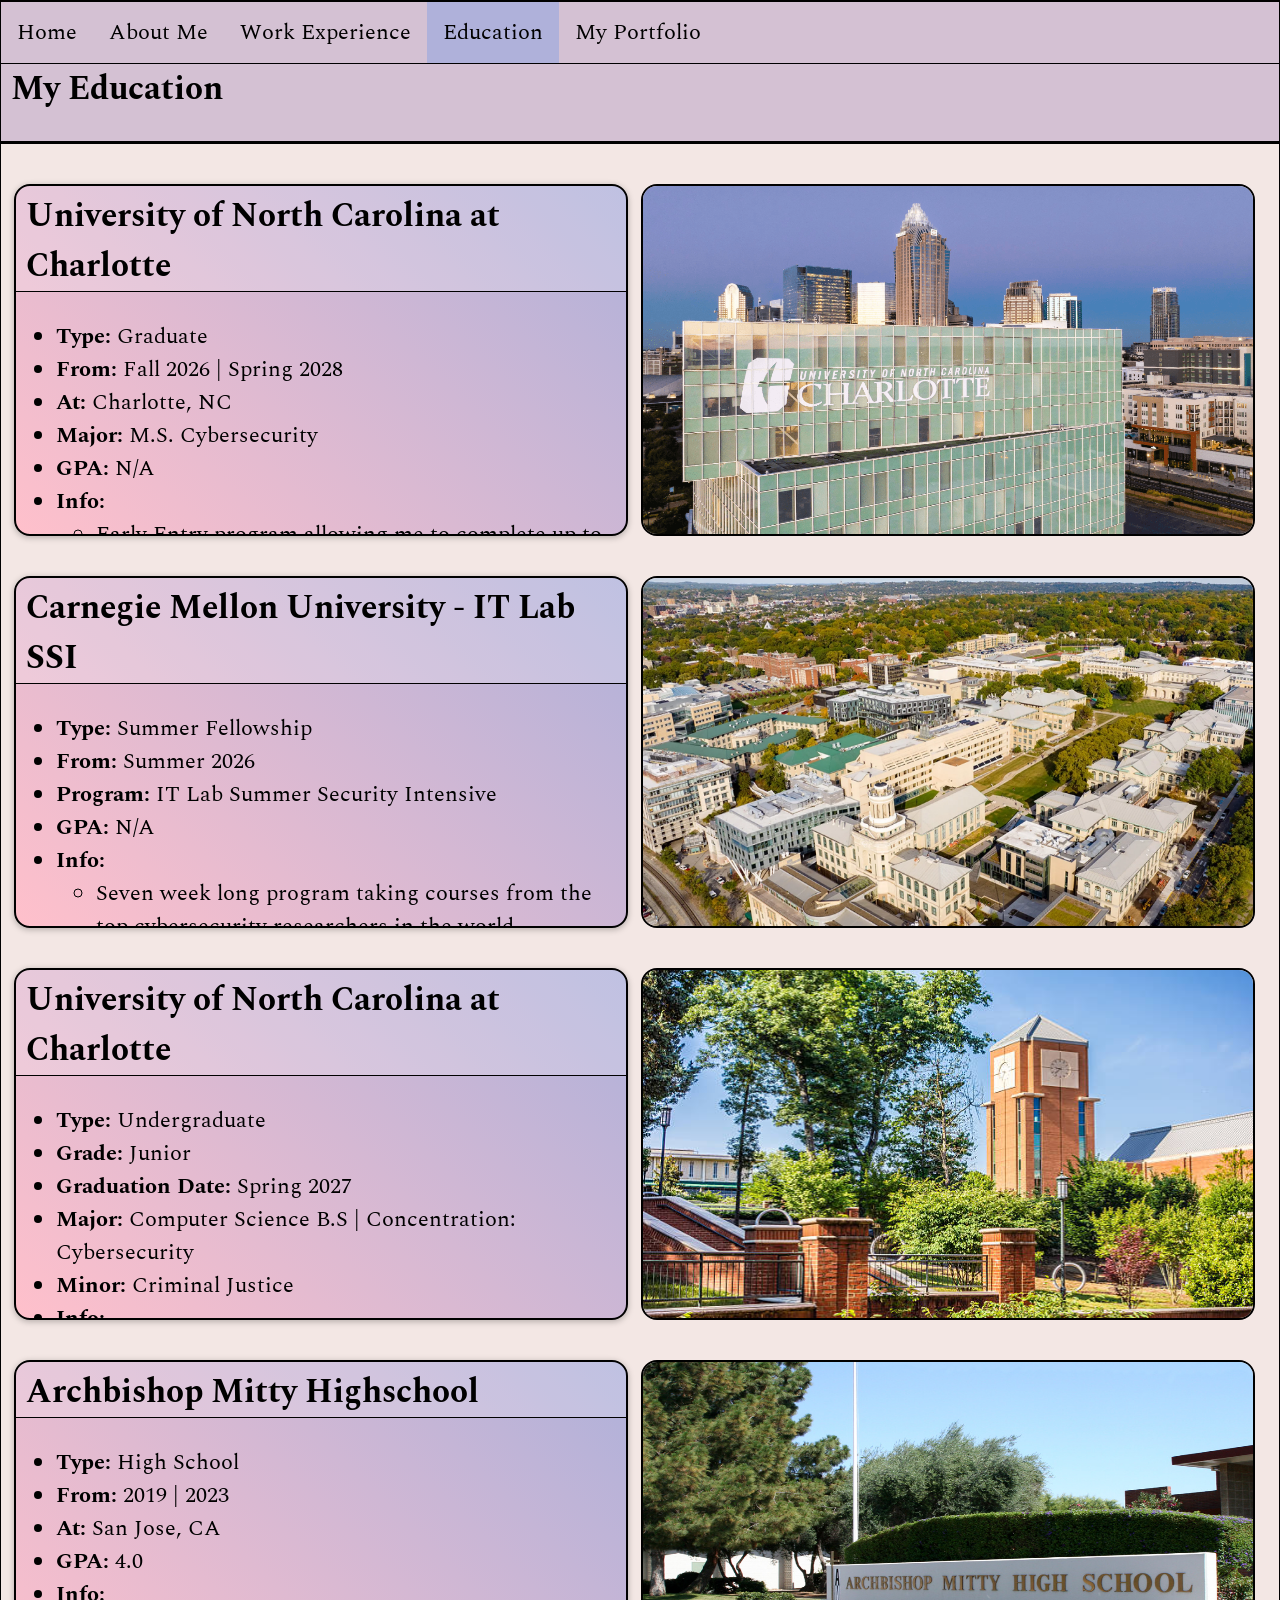
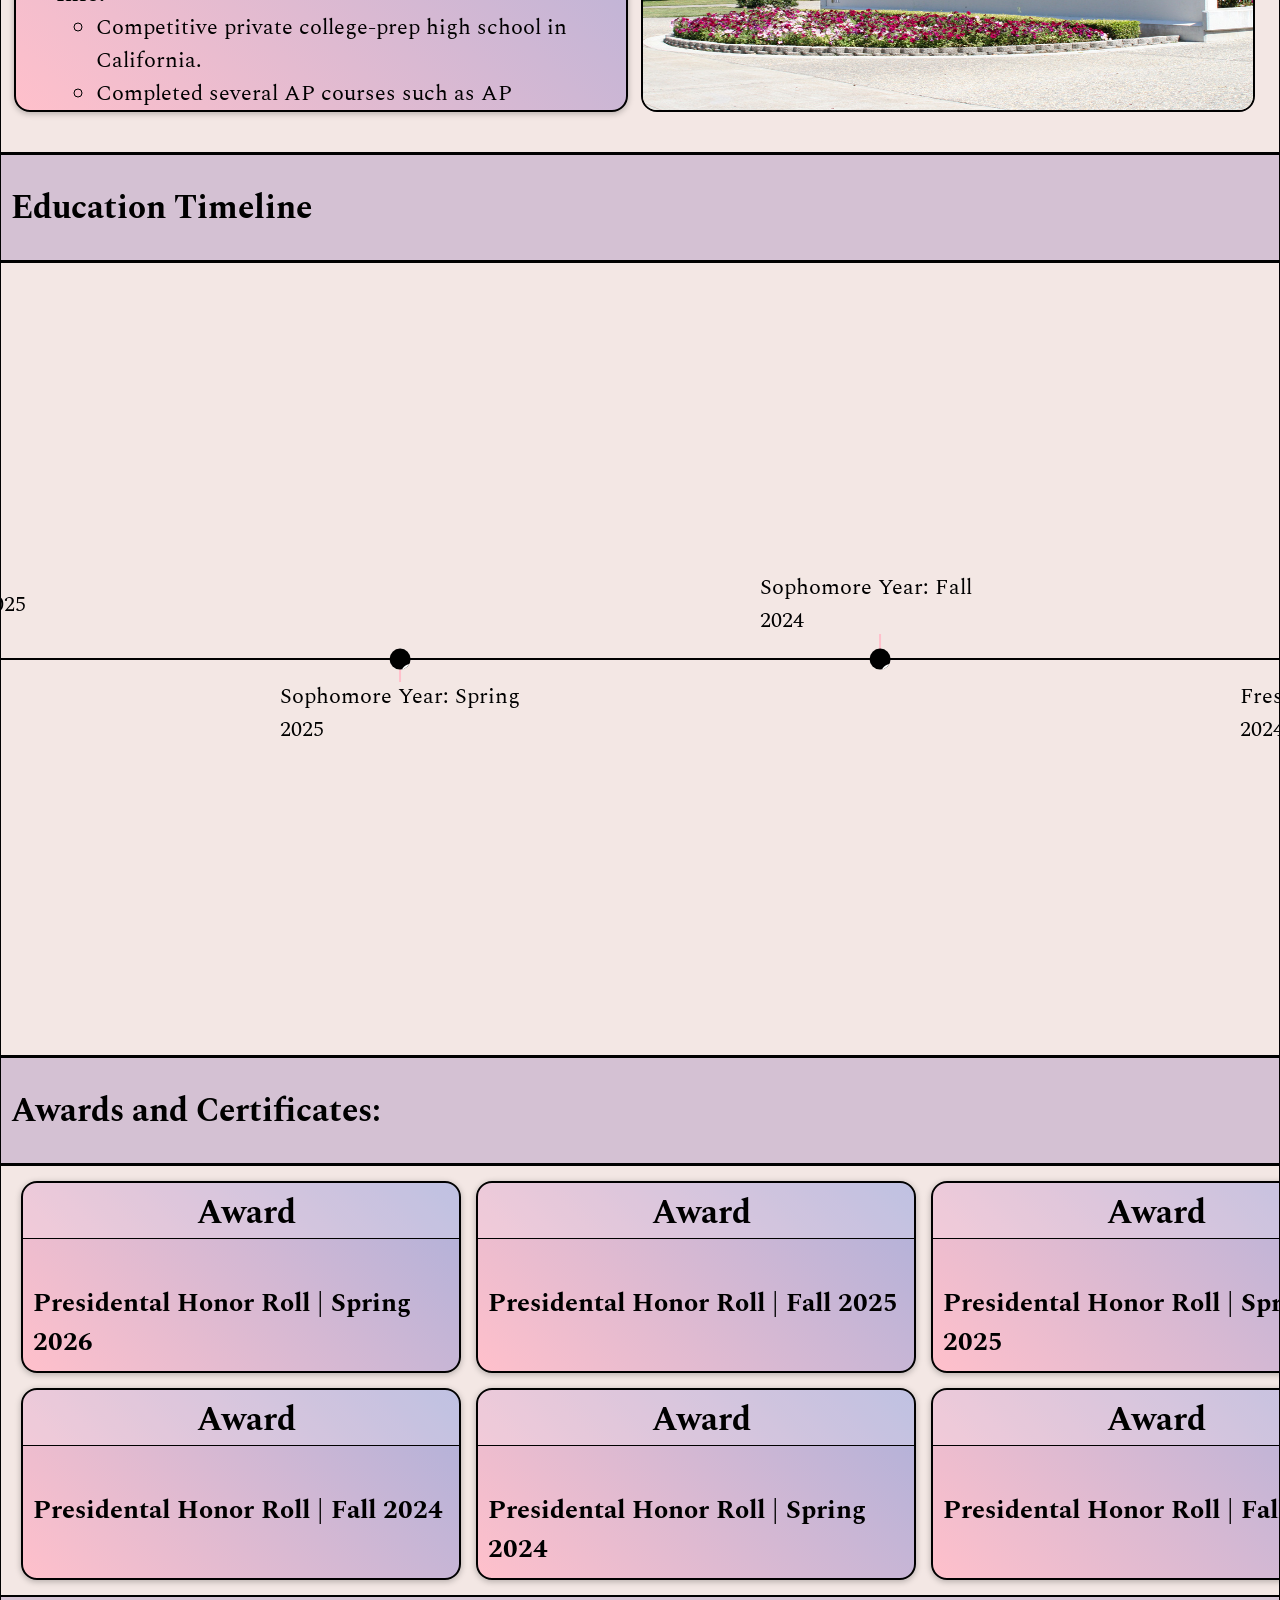
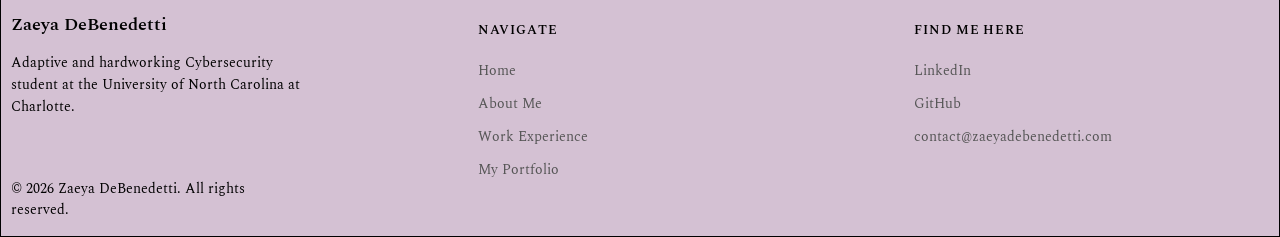
<file: Experience/education.html>
<!doctype html>

<html lang="en">
  <head>
    <meta charset="utf-8" />
    <meta name="viewport" content="width=device-width, initial-scale=1" />
    <title>My Education</title>
    <link href="./education.css" rel="stylesheet" />
    <link href="../general.css" rel="stylesheet" />
    <script src="./education.js"></script>
    <link
      href="https://fonts.googleapis.com/css?family=Spectral"
      rel="stylesheet"
    />
  </head>
  <style>
    button,
    body {
      font-family: "Spectral";
      font-size: clamp(16px, 1.8vw, 22px);
    }
  </style>
  <header>
    <section class="nav-bar">
      <ul>
        <li><a href="../index.html">Home</a></li>
        <li><a href="../Bio/about-me.html">About Me</a></li>
        <li><a href="../Experience/work-ex.html">Work Experience</a></li>
        <li>
          <a class="active" href="../Experience/education.html">Education</a>
        </li>
        <li><a href="../Portfolio/portfolio-hub.html">My Portfolio</a></li>
      </ul>
    </section>
  </header>

  <body>
    <main class="mc">
      <section class="sec-title">
        <h1>My Education</h1>
      </section>
      <section class="schools">
        <div class="cmu-ssi">
          <div class="cmu-text t-block">
            <h2 class="edu-title">Carnegie Mellon University - IT Lab SSI</h2>
            <ul>
              <li><strong>Type:</strong> Summer Fellowship</li>
              <li class="school-date" start-date="2026-06-11">
                <strong>From:</strong> Summer 2026
              </li>
              <li>
                <strong>Program:</strong> IT Lab Summer Security Intensive
              </li>
              <li><strong>GPA:</strong> N/A</li>
              <li>
                <strong>Info: </strong>
                <ul>
                  <li>
                    Seven week long program taking courses from the top
                    cybersecurity researchers in the world.
                  </li>
                  <li>
                    Offers the opportunity to work on real-world cybersecurity
                    projects.
                  </li>
                </ul>
              </li>
            </ul>
          </div>
          <div class="cmu-img">
            <img
              src="./exp-photos/cmu.jpg.webp"
              alt="CMU campus photo from CMU website"
            />
          </div>
        </div>
        <div class="grad-uncc">
          <div class="grad-text t-block">
            <h2 class="edu-title">University of North Carolina at Charlotte</h2>
            <ul>
              <li><strong>Type:</strong> Graduate</li>
              <li class="school-date" start-date="2026-08-17">
                <strong>From:</strong> Fall 2026 | Spring 2028
              </li>
              <li><strong>At:</strong> Charlotte, NC</li>
              <li><strong>Major:</strong> M.S. Cybersecurity</li>
              <li><strong>GPA:</strong> N/A</li>
              <li>
                <strong>Info: </strong>
                <ul>
                  <li>
                    Early Entry program allowing me to complete up to 15 credit
                    hours during my undergrad.
                  </li>
                </ul>
              </li>
            </ul>
          </div>
          <div class="grad-img">
            <img
              src="./exp-photos/grad-photo.png"
              alt="UNCC Dubious Center from UNCC Website"
            />
          </div>
        </div>
        <div class="uncc">
          <div class="uncc-text t-block">
            <h2 class="edu-title">University of North Carolina at Charlotte</h2>
            <ul>
              <li><strong>Type:</strong> Undergraduate</li>
              <li class="school-date" start-date="2023-08-17">
                <strong>Grade:</strong> Junior
              </li>
              <li><strong>Graduation Date:</strong> Spring 2027</li>
              <li>
                <strong>Major: </strong> Computer Science B.S | Concentration:
                Cybersecurity
              </li>
              <li><strong>Minor:</strong> Criminal Justice</li>
              <li>
                <strong>Info: </strong>
                <ul>
                  <li>
                    Learned a wide variety of coding languages such as Java, C,
                    C++, HTML, MYSQL, and more.
                  </li>
                  <li>
                    Involved in several clubs and organizations on campus such
                    as the UNCC Taekwondo Club, 49er Culinary Club, and Criminal
                    Justice Association.
                  </li>
                </ul>
              </li>
            </ul>
          </div>
          <div class="uncc-img">
            <img src="./exp-photos/uncc-foto.jpg" alt="uncc-photo" />
          </div>
        </div>
        <div class="mitty">
          <div class="mitty-text t-block">
            <h2 class="edu-title">Archbishop Mitty Highschool</h2>
            <ul>
              <li><strong>Type:</strong> High School</li>
              <li class="school-date" start-date="2019-08-17">
                <strong>From: </strong>2019 | 2023
              </li>
              <li><strong>At:</strong> San Jose, CA</li>
              <li><strong>GPA:</strong> 4.0</li>
              <li>
                <strong>Info: </strong>
                <ul>
                  <li>
                    Competitive private college-prep high school in California.
                  </li>
                  <li>
                    Completed several AP courses such as AP Computer Science
                    Principles, AP Calculus AB.
                  </li>
                  <li>
                    Played on the Freshman Soccer team and JV Track and Field
                    Team
                  </li>
                </ul>
              </li>
            </ul>
          </div>
          <div class="mitty-img">
            <img src="./exp-photos/am-foto.jpg" alt="mitty-photo" />
          </div>
        </div>
      </section>
      <section class="sec-title">
        <h1>Education Timeline</h1>
      </section>
      <section class="course-timeline">
        <div class="timeline-wrapper">
          <ul class="timeline">
            <!--Semester Timeline structure:-->
            <!--<li data-semester="Year: Semester-Term">
                        <span class="title">Semester Year</span>
                        <div class="info">
                            <h3>Classes:</h3>
                            <p>Class 1</p>
                            <p>Class 2</p>
                            <p>Class 3</p>
                            <p>Class 4</p>
                            <p>Class 5</p>
                            <h3>GPA: 0.0</h3>
                            <span class="close">Click to Close</span>
                        </div>
                    </li> -->
            <li data-semester="Junior Year: Spring 2026">
              <span class="title">Spring 2026</span>
              <div class="info">
                <h3 class="class-title">Classes:</h3>
                <p>ITIS 3246: IT Infrast and SEC</p>
                <p>ITSC 3155: Software Engineering</p>
                <p>ITSC 3688: Computers & Their Impact on Society</p>
                <p>
                  CTCM 2530: Interdisciplinary Critical Thinking and
                  Communication Sociology
                </p>
                <p>CJUS 3366: Domestic Violence</p>
                <h3>GPA: 3.85</h3>
                <span class="close">Click to Close</span>
              </div>
            </li>
            <li data-semester="Junior Year: Fall 2025">
              <span class="title">Fall 2025</span>
              <div class="info">
                <h3 class="class-title">Classes:</h3>
                <p>ITSC 3146: Intro Oper Syst & Networking</p>
                <p>ITIS 3200: Intro to Info Security & Priv</p>
                <p>CJUS 2360: Ethics and the CJUS System</p>
                <p>STAT 2122: Intro to Prob & Stat</p>
                <p>CJUS 2340: Criminological Theory</p>
                <h3>GPA: 3.8</h3>
                <span class="close">Click to Close</span>
              </div>
            </li>
            <li data-semester="Sophomore Year: Spring 2025">
              <span class="title">Spring 2025</span>
              <div class="info">
                <h3 class="class-title">Classes:</h3>
                <p>MATH 2164: Matrices & Linear Algebra</p>
                <p>ITIS 3135: Web App Design and Development</p>
                <p>ITSC 2181: Intro to Computer Systems</p>
                <p>ITSC 3160: Database Design & Implementation</p>
                <p>
                  CJUS 1511: Local Social Science: Foundations of Criminal
                  Justice
                </p>
                <h3>GPA: 4.00</h3>
                <span class="close">Click to Close</span>
              </div>
            </li>
            <li data-semester="Sophomore Year: Fall 2024">
              <span class="title">Fall 2024</span>
              <div class="info">
                <h3 class="class-title">Classes:</h3>
                <p>MATH 1242: Calculus 2</p>
                <p>ITSC 2175: Logic and Algorithms</p>
                <p>WGST 21600: Intro to LGBTQ+ Studies</p>
                <p>
                  SOCY 1511: Local Social Science: Sociological Approaches to
                  Local Issues
                </p>
                <p>
                  MUSC 1512: Local Arts/Humanities: Music in U.S. Communities
                </p>
                <h3>GPA: 3.80</h3>
                <span class="close">Click to Close</span>
              </div>
            </li>
            <li data-semester="Freshmam Year: Spring 2024">
              <span class="title">Spring 2024</span>
              <div class="info">
                <h3 class="class-title">Classes:</h3>
                <p>ITSC 2214: Data Structures and Algorithms</p>
                <p>METR 1102: Introduction to Meteorology</p>
                <p>ITSC 1200: Freshman Seminar</p>
                <p>MATH 1241: Calculus 1</p>
                <p>ANTH 1501: Global Social Science: Anthropology</p>
                <p>
                  LTAM 1502: Global Arts/Humanities Introduction to Latin
                  American History and Culture
                </p>
                <h3>GPA: 4.00</h3>
                <span class="close">Click to Close</span>
              </div>
            </li>
            <li data-semester="Freshmam Year: Fall 2023">
              <span class="title">Fall 2023</span>
              <div class="info">
                <h3 class="class-title">Classes:</h3>
                <p>ITSC 1213: Intro To Computer Science 2</p>
                <p>PSYC 1101: General Psychology</p>
                <p>MATH 1103: Precalc Math Science & Engr</p>
                <p>
                  WRDS: Writing and Inquiry in Academic Contexts I and II with
                  Studio
                </p>
                <p>ITSC 1200: Freshmen Seminar</p>
                <h3>GPA: 3.82</h3>
                <span class="close">Click to Close</span>
              </div>
            </li>
          </ul>
        </div>
      </section>
      <section class="sec-title">
        <h1>Awards and Certificates:</h1>
      </section>
      <section class="awards">
        <div class="PresHR-F25 a-block">
          <h2>Award</h2>
          <h3>Presidental Honor Roll | Spring 2026</h3>
        </div>
        <div class="PresHR-F25 a-block">
          <h2>Award</h2>
          <h3>Presidental Honor Roll | Fall 2025</h3>
        </div>
        <div class="PresHR-S25 a-block">
          <h2>Award</h2>
          <h3>Presidental Honor Roll | Spring 2025</h3>
        </div>
        <div class="PresHR-F24 a-block">
          <h2>Award</h2>
          <h3>Presidental Honor Roll | Fall 2024</h3>
        </div>
        <div class="PresHR-S24 a-block">
          <h2>Award</h2>
          <h3>Presidental Honor Roll | Spring 2024</h3>
        </div>
        <div class="PresHR-F23 a-block">
          <h2>Award</h2>
          <h3>Presidental Honor Roll | Fall 2023</h3>
        </div>
        <!--
        <p>
          This award is given to students who are excelling in academics over
          the course of a semester. The student must maintain a GPA of 3.8 in
          order to qualify for this award. I have made Presidental Honor Roll
          every semester so far at UNCC!
        </p>
      --></section>
    </main>
    <footer>
      <section class="foot">
        <div class="zaeya-footer">
          <h2>Zaeya DeBenedetti</h2>
          <p>
            Adaptive and hardworking Cybersecurity student at the University of
            North Carolina at Charlotte.
          </p>
          <br />
          <p>© 2026 Zaeya DeBenedetti. All rights reserved.</p>
        </div>
        <div class="footer-nav">
          <h3>Navigate</h3>
          <ul>
            <li><a href="../index.html">Home</a></li>
            <li><a href="../Bio/about-me.html">About Me</a></li>
            <li><a href="../Experience/work-ex.html">Work Experience</a></li>
            <!-- <li><a href="./Experience/education.html">Education</a></li> -->
            <li><a href="../Portfolio/portfolio-hub.html">My Portfolio</a></li>
          </ul>
        </div>
        <div class="footer-nav">
          <h3>FInd me Here</h3>
          <ul>
            <li>
              <a
                href="https://www.linkedin.com/in/zaeyadebenedetti/"
                target="_blank"
                rel="noopener noreferrer"
                >LinkedIn</a
              >
            </li>
            <li>
              <a
                href="https://github.com/Azeyzzz"
                target="_blank"
                rel="noopener noreferrer"
                >GitHub</a
              >
            </li>
            <li>
              <a
                href="mailto:contact@zaeyadebenedetti.com?subject=Portfolio%20Inquiry&body=Hi%20Zaeya%2C"
                >contact@zaeyadebenedetti.com</a
              >
            </li>
          </ul>
        </div>
      </section>
    </footer>
  </body>
</html>
</file>
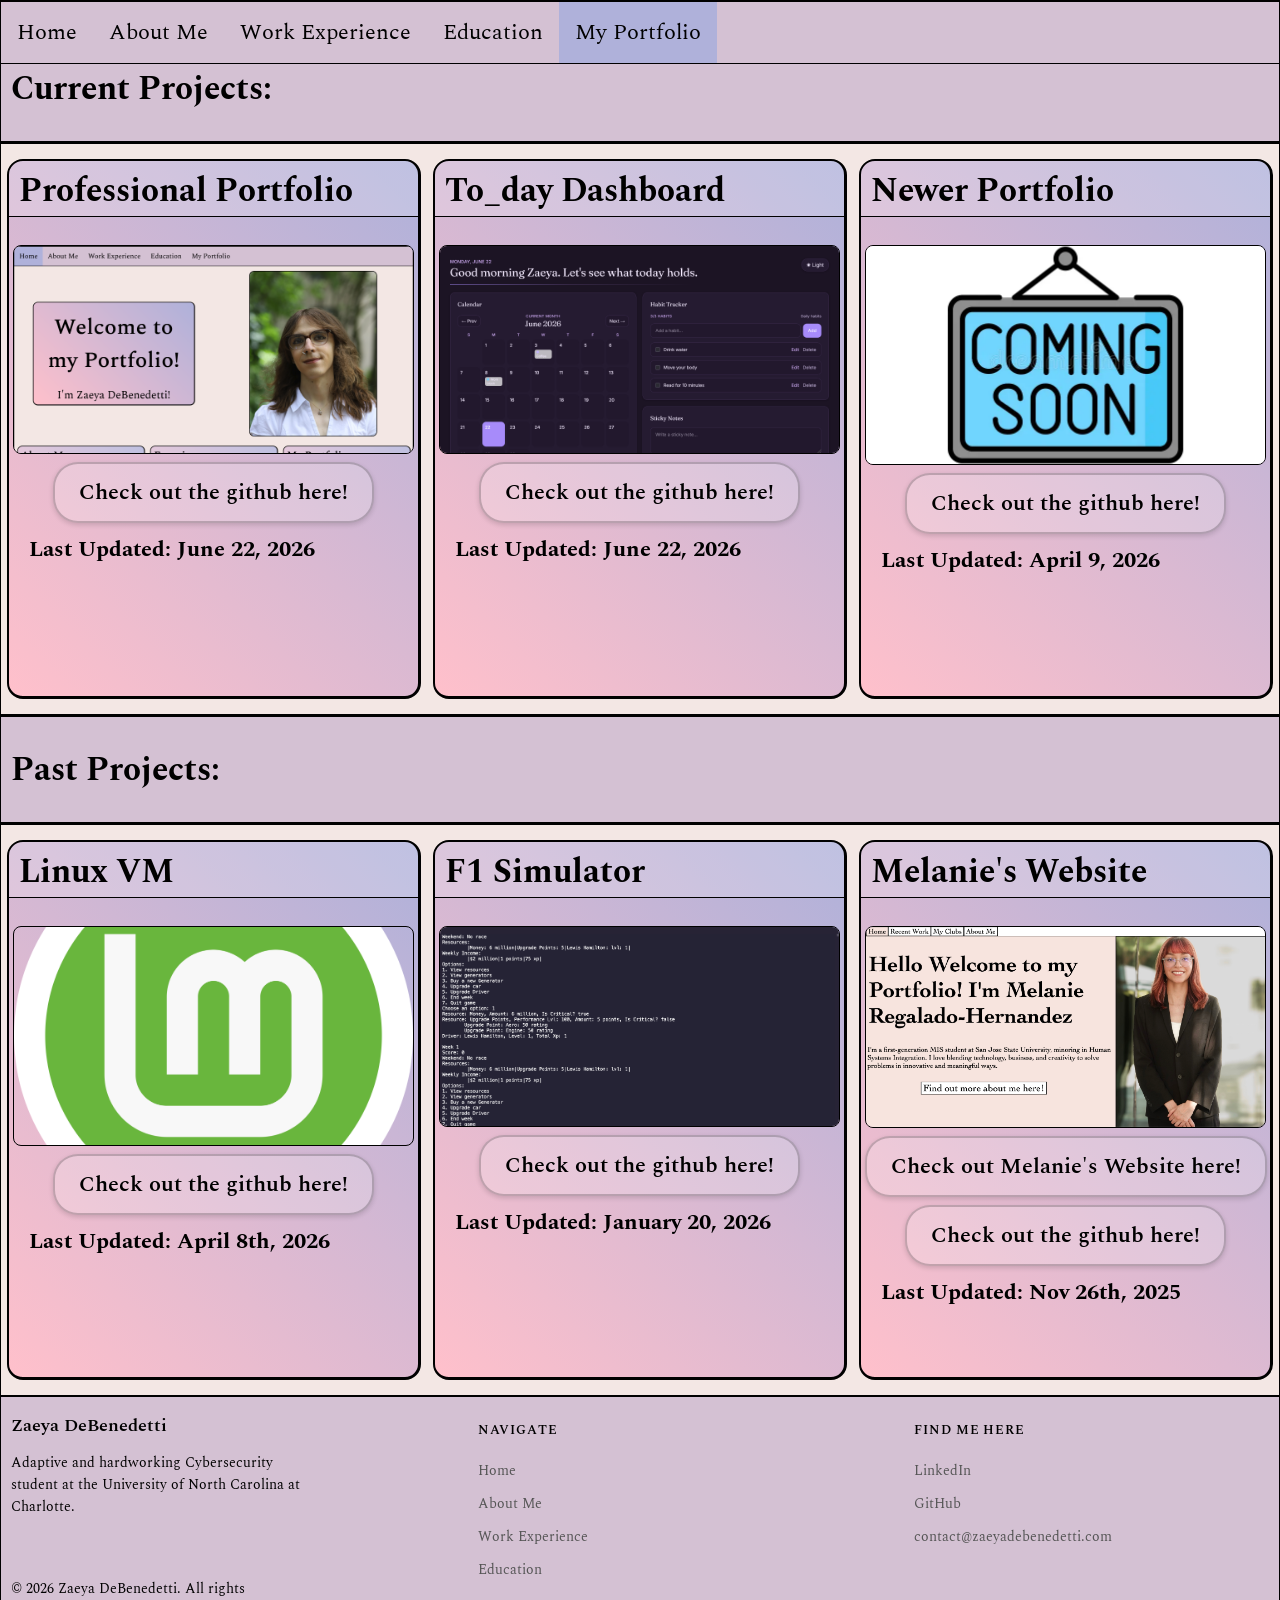
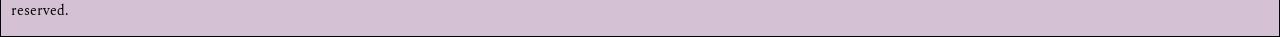
<file: Portfolio/portfolio-hub.html>
<!doctype html>

<html lang="en">
  <head>
    <meta charset="utf-8" />
    <meta name="viewport" content="width=device-width, initial-scale=1" />
    <title>Portfolio Hub</title>
    <link href="./port-hub.css" rel="stylesheet" />
    <script src="./port-hub.js"></script>
    <link href="../general.css" rel="stylesheet" />
    <link
      href="https://fonts.googleapis.com/css?family=Spectral"
      rel="stylesheet"
    />
  </head>
  <style>
    button,
    body {
      font-family: "Spectral";
      font-size: clamp(16px, 1.8vw, 22px);
    }
  </style>
  <header>
    <section class="nav-bar">
      <ul>
        <li><a href="../index.html">Home</a></li>
        <li><a href="../Bio/about-me.html">About Me</a></li>
        <li><a href="../Experience/work-ex.html">Work Experience</a></li>
        <li><a href="../Experience/education.html">Education</a></li>
        <li>
          <a class="active" href="../Portfolio/portfolio-hub.html"
            >My Portfolio</a
          >
        </li>
      </ul>
    </section>
  </header>
  <body>
    <main class="mc">
      <section class="sec-title">
        <h1>Current Projects:</h1>
      </section>
      <section class="current-proj">
        <div class="zae-port port-block0">
          <h2>Professional Portfolio</h2>
          <img class="port-image0" src="./portfolio-photos/prof-port-02.png" />
          <a href="https://github.com/Azeyzzz/Zaeya-Portfolio"
            ><button>Check out the github here!</button></a
          >
          <h4>
            Last Updated:
            <span class="project-date" data-date="2026-06-22" =""
              >June 22, 2026</span
            >
          </h4>
        </div>
        <div class="new-port port-block0">
          <h2>Newer Portfolio</h2>
          <img
            class="port-image0"
            src="./portfolio-photos/newer-port-01.webp"
            alt="new-port-image"
          />
          <div class="project-square"></div>
          <a href="https://github.com/Azeyzzz/Zaeya-New-Port"
            ><button>Check out the github here!</button></a
          >
          <h4>
            Last Updated:
            <span class="project-date" data-date="2026-04-10"
              >April 9, 2026</span
            >
          </h4>
        </div>
        <div class="to-dash port-block0">
          <h2>To_day Dashboard</h2>
          <img
            class="port-image0"
            src="./portfolio-photos/dashboardphoto.png"
          />
          <a href="https://github.com/Azeyzzz/to_day-dashoard"
            ><button>Check out the github here!</button></a
          >
          <h4>
            Last Updated:
            <span class="project-date" data-date="2026-06-22" =""
              >June 22, 2026</span
            >
          </h4>
        </div>
      </section>
      <section class="sec-title">
        <h1>Past Projects:</h1>
      </section>
      <section class="past-proj">
        <div class="mel-port port-block0">
          <h2>Melanie's Website</h2>
          <img
            class="port-image0"
            src="./portfolio-photos/mel-port-01.png"
            alt="new-port-image"
          />
          <a
            href="https://webpages.charlotte.edu/ddebene1/Melanie-Portfolio/home.html"
            ><button>Check out Melanie's Website here!</button></a
          >
          <a
            href="https://github.com/Azeyzzz/3135-Professional-Portfolio-Project"
            ><button>Check out the github here!</button></a
          >
          <h4>
            Last Updated:
            <span class="project-date" data-date="2025-11-26"
              >Nov 26th, 2025</span
            >
          </h4>
        </div>
        <div class="f1-sim port-block0">
          <h2>F1 Simulator</h2>
          <img
            class="port-image0"
            src="./portfolio-photos/race-sim-01.png"
            alt="sim-image"
          />
          <a href="https://github.com/Azeyzzz/Racing-Sim"
            ><button>Check out the github here!</button></a
          >
          <h4>
            Last Updated:
            <span class="project-date" data-date="2026-01-20"
              >January 20, 2026</span
            >
          </h4>
        </div>
        <div class="newer-port port-block0">
          <h2>Linux VM</h2>
          <img
            class="linux-proj"
            src="./portfolio-photos/linux-logo.png"
            alt="linux-proj"
          />
          <a href="https://github.com/Azeyzzz/"
            ><button>Check out the github here!</button></a
          >
          <h4>
            Last Updated:
            <span class="project-date" data-date="2026-04-08"
              >April 8th, 2026</span
            >
          </h4>
        </div>
      </section>
    </main>
    <footer>
      <section class="foot">
        <div class="zaeya-footer">
          <h2>Zaeya DeBenedetti</h2>
          <p>
            Adaptive and hardworking Cybersecurity student at the University of
            North Carolina at Charlotte.
          </p>
          <br />
          <p>© 2026 Zaeya DeBenedetti. All rights reserved.</p>
        </div>
        <div class="footer-nav">
          <h3>Navigate</h3>
          <ul>
            <li><a href="../index.html">Home</a></li>
            <li><a href="../Bio/about-me.html">About Me</a></li>
            <li><a href="../Experience/work-ex.html">Work Experience</a></li>
            <li><a href="../Experience/education.html">Education</a></li>
            <!-- <li><a href="./Portfolio/portfolio-hub.html">My Portfolio</a></li> -->
          </ul>
        </div>
        <div class="footer-nav">
          <h3>FInd me Here</h3>
          <ul>
            <li>
              <a
                href="https://www.linkedin.com/in/zaeyadebenedetti/"
                target="_blank"
                rel="noopener noreferrer"
                >LinkedIn</a
              >
            </li>
            <li>
              <a
                href="https://github.com/Azeyzzz"
                target="_blank"
                rel="noopener noreferrer"
                >GitHub</a
              >
            </li>
            <li>
              <a
                href="mailto:contact@zaeyadebenedetti.com?subject=Portfolio%20Inquiry&body=Hi%20Zaeya%2C"
                >contact@zaeyadebenedetti.com</a
              >
            </li>
          </ul>
        </div>
      </section>
    </footer>
  </body>
</html>
</file>
<file: Experience/education.css>
.schools h1 {
  margin-bottom: -10px;
}
.schools h1,
h2,
p,
address,
h3,
h4 {
  padding-left: 10px;
}
.schools li {
  margin-right: 10px;
}
.edu-title {
  border: 0px;
  border-bottom: 2px;
  border-style: solid;
}
.schools img {
  height: 22rem;
  width: 48vw;
  display: block;
  border-radius: 1rem;
  margin-top: 40px;
  border: 2px;
  border-style: solid;
}
.t-block {
  margin-top: 40px;
  height: 22rem;
  border-radius: 1rem;
  width: 48vw;
  flex: 0 1 48vw;
  background-image: linear-gradient(45deg, pink, #afb1da);
  border: 2px;
  border-style: solid;
  overflow: auto;
  box-shadow: 0 0.1rem 0.4rem #0004;
  overflow-y: scroll;
  transition: transform 0.3s ease;
  cursor: pointer;
  margin-left: 1vw;
  margin-right: 1vw;
}
.mitty {
  margin-bottom: 40px;
}
.t-block:hover {
  transform: scale(1.02);
}
.grad-uncc,
.uncc,
.mitty,
.cmu-ssi {
  display: flex;
  align-items: flex-start;
}
.grad-text,
.uncc-text,
.mitty-text,
.cmu-text {
  flex: 0 0 auto; /* or 0 0 40vw */
}
.t-block h2 {
  border-bottom: 1px;
  border-top: 0px;
  border-right: 0px;
  border-left: 0px;
  border-style: solid;
  margin-top: 0px;
  padding-top: 5px;
  background-color: #fff3;
}
.awards h1 {
  padding-top: 20px;
}
.awards h2 {
  border-bottom: 1px;
  border-top: 0px;
  border-right: 0px;
  border-left: 0px;
  border-style: solid;
  margin-top: 0px;
  padding-top: 5px;
  background-color: #fff3;
}
.awards p:nth-child(3) {
  padding-bottom: 20px;
}
.awards {
  display: grid;
  grid-template-columns: 1fr 1fr 1fr;
  padding-left: 20px;
  padding-top: 15px;
  padding-bottom: 15px;
  gap: 15px;
  background-color: #f3e7e4;
  overflow: auto;
}
.a-block {
  width: 27.5rem;
  height: 12rem;
  border-radius: 1rem;
  background-image: linear-gradient(45deg, pink, #afb1da);
  border: 2px;
  border-style: solid;
  overflow: auto;
  box-shadow: 0 0.1rem 0.4rem #0004;
  overflow-y: scroll;
  z-index: 100;
  transition: transform 0.3s ease;
  cursor: pointer;
}
.a-block h2 {
  display: flex;
  justify-content: center;
  width: 100%;
  text-decoration: none;
}
.a-block h3 {
  padding-left: 10px;
  padding-top: 18px;
}
.a-block:hover {
  transform: scale(1.05);
}
/*--------------------------------------------*/

/* Timeline code was learned from CodingDesign "Simple Interactive Timeline Using Vanilla Javascript" */
:root {
  --primary-color: rgb(136, 63, 136);
}
.course-timeline {
  margin: 0;
  padding: 0;

  box-sizing: border-box;
  /* font-family: ; */
}
.timeline-wrapper::-webkit-scrollbar {
  display: none;
}

.timeline-wrapper {
  position: relative;
  max-width: 100vw;
  height: 88vh;

  /* background-color: aqua; */
  display: flex;
  justify-content: center;
  align-items: center;

  overflow-x: auto;
}

.timeline {
  position: absolute;
  height: 0.12rem;
  padding: 0 4rem;
  background-color: black; /*border of the timeline*/
  list-style-type: none;

  --scale: 1;

  display: flex;
}
.timeline li {
  /*adjusts the dots on the timeline */
  position: relative;
  width: 30rem;
  background-color: black;
}
.timeline li::before,
.timeline li:after,
.timeline li .title,
.info {
  position: absolute;
  content: "";
  left: 50%;
  top: 50%;
  transform: translate(-50%, -50%) scale(var(--scale));
  transition: 0.5s ease;
}
.timeline li::before {
  top: 1rem;

  display: inline-block;
  width: 0.12rem;
  height: 1rem;
  background-color: pink;
}
.timeline li:nth-child(even)::before {
  top: -1rem;
}

.timeline li:hover::before {
  background-color: var(--var-color);
}

.timeline li::after {
  content: attr(data-semester);
  top: -3.4rem;
}
.timeline li:nth-child(odd)::after {
  top: 3.4rem;
}

.timeline li:hover:after,
.timeline li .title {
  color: var(--primary-color);
}
.timeline li .title {
  top: 2.4rem;

  font:
    600 1.1rem "poppins",
    sans-serif;
  white-space: pre;

  opacity: 0;
}

.timeline li:nth-child(odd) > .title {
  top: -2.4rem;
}
.timeline li:hover .title {
  opacity: 1;
}
.info {
  width: 1.3rem;
  height: 1.3rem;
  background-color: black;
  color: white;
  border-radius: 50%;

  display: flex;
  flex-direction: column;
  justify-content: space-around;

  overflow: hidden;
  transition: 1s ease;
}

.timeline li:hover .info {
  background-color: var(--primary-color);
  --scale: 1.2;
  cursor: pointer;
  z-index: 100;
}
.info.show p {
  margin-top: 0;
}
.info.show {
  width: 25rem;
  height: 25rem;
  border-radius: 1rem;
  padding: 1rem;
  background-image: linear-gradient(45deg, pink, #afb1da);
  border: 1px;
  border-style: solid;
  box-shadow: 0 0.1rem 0.4rem #0004;
  overflow-y: scroll;
  z-index: 100;
  color: black;
}

.info h3 {
  text-transform: capitalize;
}

.info p {
  background-color: #fff3;
  padding: 0.5rem;
  margin-bottom: 1rem;
  border-radius: 1rem;

  margin-left: 0.7rem;
}

.info.show p {
  margin-left: 0;
}

.info .close {
  align-self: flex-start;
  background-color: #fff3;

  padding: 0.5rem 0.8rem;
  border-radius: 2rem;
  font-size: 1rem;
}
.class-title {
  border-bottom: 1px;
  border-top: 0px;
  border-right: 0px;
  border-left: 0px;
  border-style: solid;
  margin-top: 0px;
  padding-top: 5px;
}

@media (max-width: 1200px) {
  .schools img,
  .t-block {
    width: 100%;
    max-width: 100%;
    height: auto;
  }

  .t-block {
    min-height: 260px;
  }

  .grad-uncc,
  .uncc,
  .mitty,
  .cmu-ssi {
    flex-direction: column;
    gap: 12px;
    padding: 0 10px;
  }

  .a-block {
    width: 100%;
    height: auto;
    min-height: 150px;
  }
}

@media (max-width: 1024px) {
  .awards {
    grid-template-columns: 1fr 1fr;
    overflow: visible;
    padding-right: 20px;
  }

  .timeline li {
    width: 18rem;
  }

  .info.show {
    width: min(88vw, 24rem);
    height: min(72vh, 24rem);
  }
}

@media (max-width: 700px) {
  .awards {
    grid-template-columns: 1fr;
  }

  .timeline-wrapper {
    height: 72vh;
  }

  .timeline li {
    width: 14rem;
  }

  .info.show {
    width: min(92vw, 22rem);
    height: min(70vh, 22rem);
  }
}
</file>
<file: general.css>
/* General CSS that all webpages will use. This will make the various css files less redundant as I can pull from this general document.
File will replace the footer file as footer will now be included in this file
File will feature nav-bar, footer and various section elements that are found among all the files so far */

/* Nav-Bar */
.nav-bar ul {
  list-style-type: none;
  margin: 0;
  padding: 0;
  background-color: #d4c1d3;
  display: flex;
}
.nav-bar ul li a {
  display: block;
  color: black;
  padding: 14px 16px;
  text-decoration: none;
}
.nav-bar ul li a:hover {
  background-color: #afb1da;
}
.nav-bar ul li a.active {
  background-color: #afb1da;
}
.nav-bar {
  padding-top: 0;
  width: 100%;
  float: left;
  border-top: 2px;
  border-style: solid;
}

/* common body css properties */
html,
body {
  margin: 0;
  padding: 0;
  height: 100%;
}
body h1,
h2,
h3,
h4,
p,
small {
  padding-left: 10px;
}
body {
  background-color: #f3e7e4;
  color: black;
  margin: 0;
  padding: 0;
}
section {
  border: 1px;
  border-style: solid;
  overflow: hidden;
}
.sec-title {
  background-color: #d4c1d3;
  border-top: 2px;
  border-bottom: 2px;
  border-style: solid;
}
/* button styling */
button {
  background-color: #fff3;
  color: black;
  border: 2px solid #0003;
  border-radius: 25px;
  padding: 12px 24px;
  font-size: 16px;
  font-weight: 600;
  cursor: pointer;
  transition:
    background-color 0.3s ease,
    transform 0.3s ease;
  text-decoration: none;
  display: inline-block;
  box-shadow: 0 2px 5px rgba(0, 0, 0, 0.15);
}
button:hover {
  background-color: #fff6;
  transform: translateY(-2px);
  box-shadow: 0 4px 9px rgba(0, 0, 0, 0.22);
}

button:active {
  transform: translateY(0);
}
/* Footer */
section.foot {
  background-color: #d4c1d3;
  display: grid;
  grid-template-columns: repeat(auto-fit, minmax(150px, 1fr));
  gap: 2rem;
  margin-bottom: 2.5rem;
}
.zaeya-footer p {
  font-size: 0.85rem;
  line-height: 1.6;
  max-width: 300px;
}

.zaeya-footer h2 {
  font-size: 1.1rem;
  font-weight: 600;
}
.zaeya-footer h4 {
  font-size: 0.9rem;
  font-weight: 600;
}
.footer-nav h3 {
  font-size: 0.8rem;
  font-weight: 600;
  text-transform: uppercase;
  letter-spacing: 0.07em;
  margin-bottom: 0.75rem;
  padding-left: 40px;
  padding-top: 10px;
}

.footer-nav ul {
  list-style: none;
  display: flex;
  flex-direction: column;
  margin-top: 0;
}

.footer-nav ul li a {
  font-size: 0.9rem;
  color: #555;
  text-decoration: none;
  transition: color 0.15s;
}

.footer-nav ul li a:hover {
  color: #111;
}

.rights-footer {
  margin-top: 80px;
  margin-bottom: 0px;
}

.footer-bottom p {
  font-size: 0.8rem;
  color: #aaa;
}

/* Responsive baseline */
* {
  box-sizing: border-box;
}

img {
  max-width: 100%;
  height: auto;
  display: block;
}

section {
  overflow: visible;
}

@media (max-width: 1024px) {
  .nav-bar ul {
    flex-wrap: wrap;
  }

  .nav-bar ul li a {
    padding: 10px 12px;
  }

  .footer-nav h3 {
    padding-left: 10px;
  }

  .rights-footer {
    margin-top: 24px;
  }
}

@media (max-width: 700px) {
  .nav-bar ul li {
    flex: 1 1 50%;
  }

  .nav-bar ul li a {
    text-align: center;
  }

  section.foot {
    grid-template-columns: 1fr;
    gap: 1rem;
    margin-bottom: 0;
  }

  .footer-nav ul {
    padding-left: 12px;
  }
}
</file>
<file: Portfolio/port-hub.css>
/* Portfolio CSS */
.current-proj,
.past-proj {
  display: grid;
  grid-template-columns: repeat(3, minmax(0, 1fr));
  gap: 1vw;
  padding-left: 0.5vw;
  padding-right: 0.5vw;
  box-sizing: border-box;
}
.port-block0 {
  width: 100%;
  height: 60vh;
  border-radius: 1rem;
  background-image: linear-gradient(45deg, pink, #afb1da);
  border-left: 2px;
  border-top: 2px;
  border-style: solid;
  transition: transform 0.3s ease;
  cursor: pointer;
  margin-top: 15px;
  margin-bottom: 15px;
  position: relative;
  display: flex;
  flex-direction: column;
  overflow: auto;
}
.port-image0,
.linux-proj {
  width: 98%;
  height: auto;
  max-height: 220px;
  object-fit: contain;
  border-radius: 8px;
  border: 1px;
  border-style: solid;
  margin: 12px auto 0;
  margin-top: 0px;
  object-fit: cover;
}
.port-block0 h4 {
  margin: 10px;
}
.port-block0:hover {
  transform: scale(1.05);
}
.port-block0 h2 {
  border-bottom: 1px;
  border-top: 0px;
  border-right: 0px;
  border-left: 0px;
  border-style: solid;
  margin-top: 0px;
  padding-top: 5px;
  background-color: #fff3;
}
.port-block0 > a {
  display: flex;
  justify-content: center; /* centers the button element */
  width: 100%;
  text-decoration: none;
}

.port-block0 button {
  margin-top: 8px; /* remove side push */
}

@media (max-width: 1024px) {
  .current-proj,
  .past-proj {
    grid-template-columns: 1fr 1fr;
    gap: 12px;
    padding: 0 12px;
  }

  .port-block0 {
    height: auto;
    min-height: 360px;
    overflow: auto;
  }
}

@media (max-width: 700px) {
  .current-proj,
  .past-proj {
    grid-template-columns: 1fr;
  }

  .port-block0:hover {
    transform: scale(1.01);
  }
}
</file>
